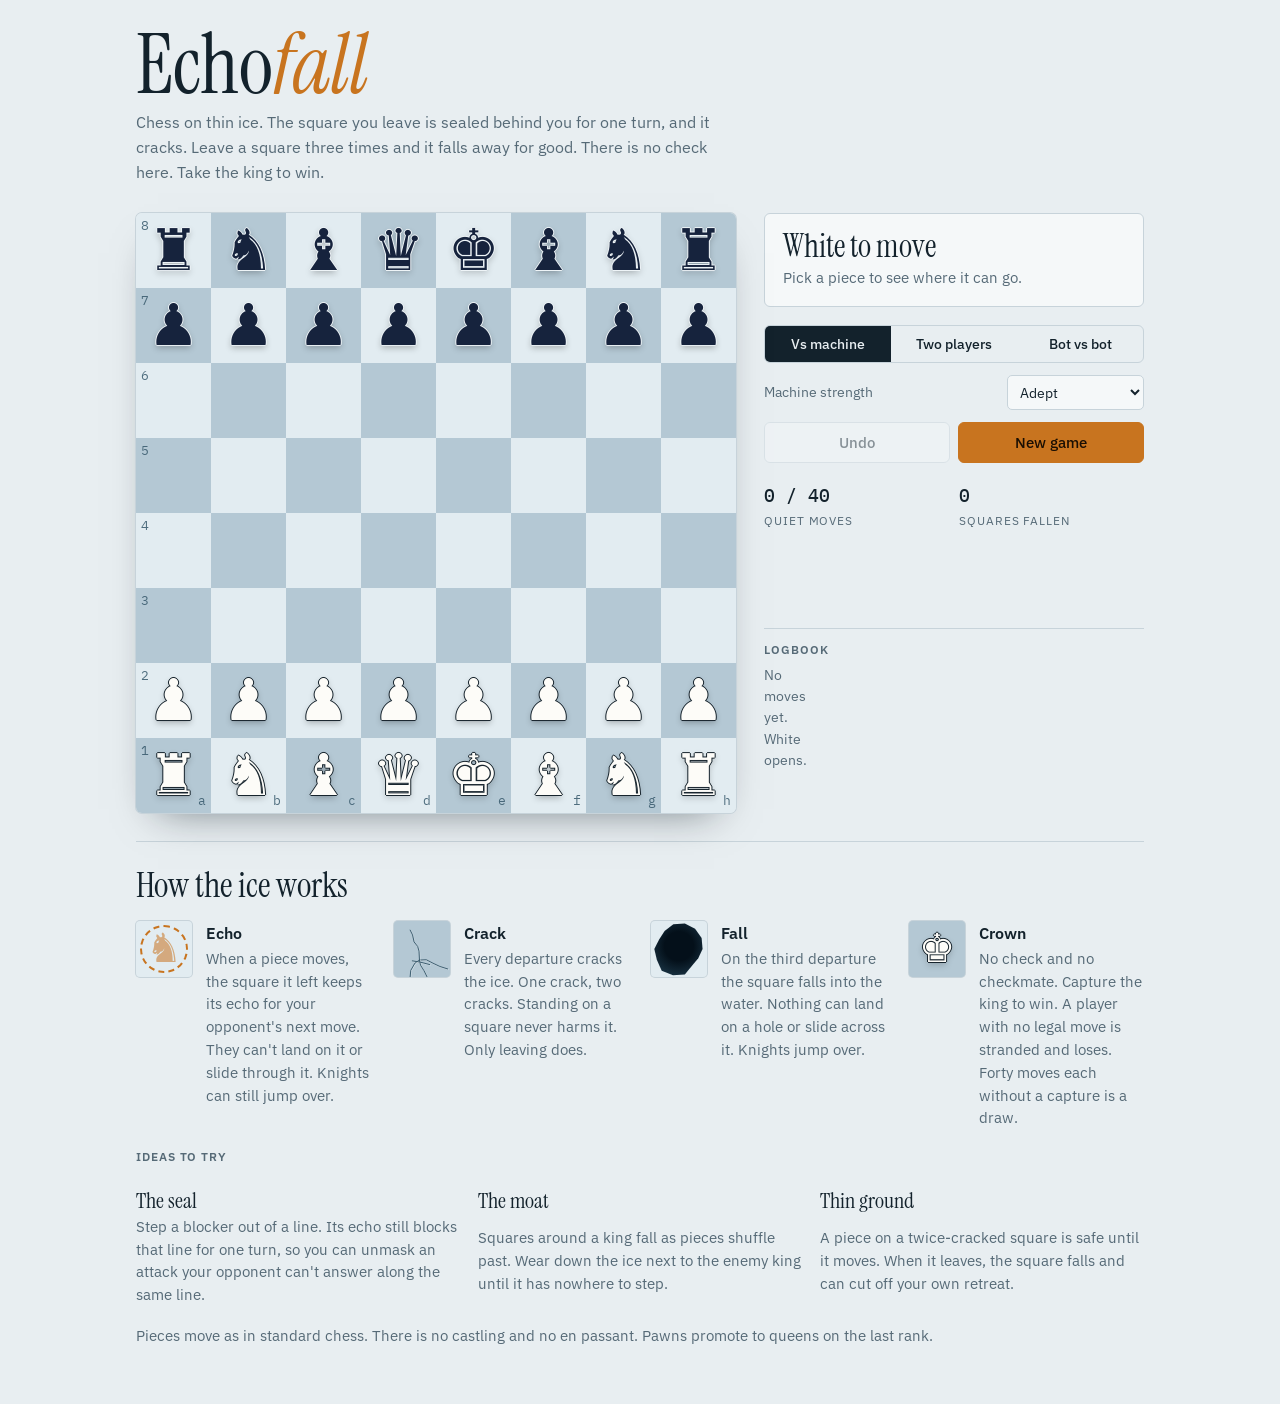
<file: web/index.html>
<!doctype html>
<html lang="en">
<head>
<meta charset="utf-8">
<meta name="viewport" content="width=device-width, initial-scale=1, viewport-fit=cover">
<style>[hidden]{display:none!important}body{margin:0}</style>
<title>Echofall</title>
<meta name="claude:viewport-fit-sides" content="cover">
<link rel="preconnect" href="https://fonts.googleapis.com">
<link rel="preconnect" href="https://fonts.gstatic.com" crossorigin>
<link rel="stylesheet" href="https://fonts.googleapis.com/css2?family=Instrument+Serif:ital@0;1&family=IBM+Plex+Sans:wght@400;500;600&family=IBM+Plex+Mono:wght@400;500&display=swap">
<style>
/* Layout: the frozen board is the hero on the left; a narrow logbook column sits to its right; the rules of the ice follow below. Stacks on phones. */
:root{
  --bg:#e8eef1; --surface:#f5f8f9; --ink:#13222c; --muted:#566a77; --line:#c7d3da;
  --ice-a:#e2ecf1; --ice-b:#b4c8d4; --crack:#36586b; --crack-hi:rgba(255,255,255,.75);
  --void:#04101a; --void-edge:#25475b; --echo:#c8741f; --select:#1f6585;
  --w-fill:#fdfcf8; --w-stroke:#17242d; --b-fill:#16233d; --b-stroke:#eef4f7;
  --danger:#b3362b;
  --display:"Instrument Serif", Georgia, "Times New Roman", serif;
  --body:"IBM Plex Sans", system-ui, -apple-system, "Segoe UI", sans-serif;
  --mono:"IBM Plex Mono", ui-monospace, Consolas, monospace;
  --glyph:"Segoe UI Symbol","Noto Sans Symbols 2","DejaVu Sans","Arial Unicode MS",serif;
}
@media (prefers-color-scheme: dark){
  :root:not([data-theme="light"]){
    --bg:#0a151c; --surface:#10202a; --ink:#e1ebf0; --muted:#8aa1ae; --line:#203642;
    --ice-a:#3d5a6b; --ice-b:#27404f; --crack:#a9cde0; --crack-hi:rgba(0,0,0,.35);
    --void:#010407; --void-edge:#3f6a82; --echo:#ef9d48; --select:#86cbe9;
    --w-fill:#fdfcf8; --w-stroke:#0b151b; --b-fill:#101a2e; --b-stroke:#cfe1ea;
    --danger:#ff7a6b; color-scheme:dark;
  }
}
:root[data-theme="dark"]{
  --bg:#0a151c; --surface:#10202a; --ink:#e1ebf0; --muted:#8aa1ae; --line:#203642;
  --ice-a:#3d5a6b; --ice-b:#27404f; --crack:#a9cde0; --crack-hi:rgba(0,0,0,.35);
  --void:#010407; --void-edge:#3f6a82; --echo:#ef9d48; --select:#86cbe9;
  --w-fill:#fdfcf8; --w-stroke:#0b151b; --b-fill:#101a2e; --b-stroke:#cfe1ea;
  --danger:#ff7a6b; color-scheme:dark;
}
*{box-sizing:border-box}
body{background:var(--bg);color:var(--ink);font-family:var(--body);font-size:15px;line-height:1.55}
.wrap{max-width:1040px;margin:0 auto;padding-block:28px 56px;padding-left:max(16px, env(safe-area-inset-left, 0px));padding-right:max(16px, env(safe-area-inset-right, 0px));display:grid;gap:28px}
.mast{display:grid;gap:6px}
.mast h1{font-family:var(--display);font-weight:400;font-size:clamp(3rem,9vw,5.2rem);line-height:.9;margin:0;letter-spacing:-.01em;text-wrap:balance}
.mast h1 em{color:var(--echo)}
.lede{margin:0;max-width:60ch;color:var(--muted);font-size:1.02rem}

.table{display:grid;grid-template-columns:minmax(0,600px) minmax(0,1fr);gap:28px;align-items:start}
@media (max-width:860px){.table{grid-template-columns:minmax(0,1fr)}}

/* Board */
.stage{min-width:0}
.board{width:100%;max-width:600px;aspect-ratio:1;display:grid;grid-template-columns:repeat(8,1fr);grid-template-rows:repeat(8,1fr);container-type:inline-size;border-radius:6px;overflow:hidden;box-shadow:0 0 0 1px var(--line),0 18px 40px -22px rgba(4,16,26,.55)}
.sq{position:relative;border:0;padding:0;margin:0;font:inherit;color:inherit;cursor:pointer;overflow:hidden;background:var(--ice-a);display:grid;place-items:center}
.sq.dark{background:var(--ice-b)}
.sq:focus-visible{outline:3px solid var(--select);outline-offset:-3px;z-index:2}
.sq svg{position:absolute;inset:0;width:100%;height:100%;pointer-events:none}
.sq svg path{fill:none;stroke-linecap:round;stroke-linejoin:round}
.sq svg .c{stroke:var(--crack);stroke-width:1.7}
.sq svg .h{stroke:var(--crack-hi);stroke-width:1;transform:translate(1px,1px)}
.sq.last::after{content:"";position:absolute;inset:0;background:var(--select);opacity:.14;pointer-events:none}
.sq.sel::after{content:"";position:absolute;inset:0;box-shadow:inset 0 0 0 3px var(--select);background:transparent;opacity:1;pointer-events:none}
.void{position:absolute;inset:0;background:radial-gradient(circle at 50% 45%,var(--void) 35%,var(--void-edge) 100%);pointer-events:none}
.hole{cursor:default}
.shard{position:absolute;inset:0;background:inherit;pointer-events:none;animation:fall .9s cubic-bezier(.5,0,.9,.4) forwards;z-index:3}
@keyframes fall{0%{transform:none;opacity:1}25%{transform:translate(1px,-1px) rotate(-2deg)}100%{transform:translateY(8%) scale(.25) rotate(14deg);opacity:0}}
.pc,.ghost{position:relative;z-index:2;font-family:var(--glyph);font-size:9.6cqi;line-height:1;pointer-events:none;user-select:none}
.pc.w{color:var(--w-fill);text-shadow:1px 0 0 var(--w-stroke),-1px 0 0 var(--w-stroke),0 1px 0 var(--w-stroke),0 -1px 0 var(--w-stroke),0 3px 6px rgba(0,0,0,.25)}
.pc.b{color:var(--b-fill);text-shadow:1px 0 0 var(--b-stroke),-1px 0 0 var(--b-stroke),0 1px 0 var(--b-stroke),0 -1px 0 var(--b-stroke),0 3px 6px rgba(0,0,0,.25)}
.ghost{color:var(--echo);opacity:.55;filter:blur(.3px)}
.sq.echo::before{content:"";position:absolute;inset:7%;border:2px dashed var(--echo);border-radius:50%;animation:pulse 1.6s ease-in-out infinite;pointer-events:none}
@keyframes pulse{50%{transform:scale(.88);opacity:.55}}
.dot{position:absolute;width:26%;height:26%;border-radius:50%;background:var(--select);opacity:.55;z-index:3;pointer-events:none}
.sq.cap .dot{width:88%;height:88%;background:transparent;border:3px solid var(--select);opacity:.8}
.rk,.fl{position:absolute;font-family:var(--mono);font-size:2.1cqi;color:var(--crack);opacity:.85;z-index:1;pointer-events:none}
.rk{top:4%;left:6%}.fl{bottom:3%;right:7%}
.board.lock .sq{cursor:wait}

/* Panel */
.panel{display:grid;gap:18px;min-width:0}
.status{background:var(--surface);border:1px solid var(--line);border-radius:6px;padding:16px 18px;display:grid;gap:4px}
.turn{margin:0;font-family:var(--display);font-size:2rem;line-height:1.05}
.turn.thinking{animation:breathe 1.2s ease-in-out infinite}
@keyframes breathe{50%{opacity:.45}}
.sub{margin:0;color:var(--muted);font-size:.92rem;min-height:1.5em}
.sub.alarm{color:var(--danger);font-weight:500}
.controls{display:grid;gap:12px}
.seg{display:grid;grid-template-columns:repeat(3,1fr);border:1px solid var(--line);border-radius:6px;overflow:hidden}
.seg button{border:0;background:transparent;color:var(--ink);font:500 .86rem var(--body);padding:9px 6px;cursor:pointer}
.seg button[aria-pressed="true"]{background:var(--ink);color:var(--bg)}
.field{display:flex;justify-content:space-between;align-items:center;gap:10px;font-size:.9rem;color:var(--muted)}
.field select{font:inherit;color:var(--ink);background:var(--surface);border:1px solid var(--line);border-radius:5px;padding:6px 8px}
.field[aria-disabled="true"]{opacity:.45}
.btns{display:grid;grid-template-columns:1fr 1fr;gap:8px}
.btns button{font:500 .92rem var(--body);padding:10px;border-radius:6px;border:1px solid var(--line);background:var(--surface);color:var(--ink);cursor:pointer}
.btns button.primary{background:var(--echo);border-color:var(--echo);color:#1a0f03}
button:focus-visible{outline:3px solid var(--select);outline-offset:2px}
.meters{display:grid;grid-template-columns:1fr 1fr;gap:10px}
.meter{display:grid;gap:2px}
.meter b{font-family:var(--mono);font-weight:500;font-size:1.15rem;font-variant-numeric:tabular-nums}
.meter span{font-size:.72rem;letter-spacing:.08em;text-transform:uppercase;color:var(--muted)}
.captured{display:grid;gap:4px;font-family:var(--glyph);font-size:1.3rem;line-height:1.1}
.captured div{min-height:1.4em;display:flex;flex-wrap:wrap;gap:2px}
.captured .w{color:var(--w-fill);text-shadow:1px 0 0 var(--w-stroke),-1px 0 0 var(--w-stroke),0 1px 0 var(--w-stroke),0 -1px 0 var(--w-stroke)}
.captured .b{color:var(--b-fill);text-shadow:1px 0 0 var(--b-stroke),-1px 0 0 var(--b-stroke),0 1px 0 var(--b-stroke),0 -1px 0 var(--b-stroke)}
.logwrap{border-top:1px solid var(--line);padding-top:12px}
.logwrap h3,.rules h3{margin:0 0 6px;font-size:.72rem;letter-spacing:.08em;text-transform:uppercase;color:var(--muted);font-weight:600}
.log{margin:0;padding:0;list-style:none;font-family:var(--mono);font-size:.86rem;max-height:220px;overflow-y:auto;display:grid;grid-template-columns:2.6em 1fr 1fr;row-gap:2px;font-variant-numeric:tabular-nums}
.log li{display:contents}
.log .n{color:var(--muted)}
.log .fell{color:var(--echo)}
.log .empty{grid-column:1/-1;color:var(--muted);font-family:var(--body)}

/* Bot vs bot */
.botcfg{display:grid;gap:10px;padding:14px;border:1px dashed var(--line);border-radius:6px}
.btns button:disabled{opacity:.45;cursor:default}
.match{display:grid;gap:10px}
.verdict{margin:0;font-family:var(--display);font-size:1.4rem;line-height:1.15;text-wrap:balance}
.series{display:grid;gap:8px;border-top:1px solid var(--line);padding-top:12px}
.series h3{margin:0;font-size:.72rem;letter-spacing:.08em;text-transform:uppercase;color:var(--muted);font-weight:600}
.series .vs{margin:0;font-size:.9rem;color:var(--muted)}
.tally{display:flex;height:30px;border-radius:5px;overflow:hidden;border:1px solid var(--line);background:var(--surface)}
.tally span{display:grid;place-items:center;font-family:var(--mono);font-size:.8rem;min-width:0;overflow:hidden;transition:flex-grow .3s}
.tally .tw{background:var(--w-fill);color:var(--w-stroke)}
.tally .td{background:var(--line);color:var(--ink)}
.tally .tb{background:var(--b-fill);color:var(--b-stroke)}
.series dl{margin:0;display:grid;grid-template-columns:auto 1fr;gap:2px 12px;font-size:.88rem}
.series dt{color:var(--muted)}
.series dd{margin:0;font-family:var(--mono);font-variant-numeric:tabular-nums}

/* Rules */
.rules{display:grid;gap:18px;border-top:1px solid var(--line);padding-top:26px}
.rules h2{font-family:var(--display);font-weight:400;font-size:2.2rem;margin:0;line-height:1}
.law{display:grid;grid-template-columns:repeat(auto-fit,minmax(220px,1fr));gap:22px}
.law article{display:grid;grid-template-columns:56px minmax(0,1fr);gap:14px;align-items:start}
.law p{margin:0;color:var(--muted);font-size:.92rem}
.law h4{margin:0 0 2px;font-size:1rem;font-weight:600;color:var(--ink)}
.tile{width:56px;height:56px;border-radius:4px;container-type:inline-size;box-shadow:0 0 0 1px var(--line);cursor:default}
.tile .pc,.tile .ghost{font-size:72cqi}
.tactics{margin:0;padding:0;list-style:none;display:grid;grid-template-columns:repeat(auto-fit,minmax(240px,1fr));gap:18px}
.tactics li{display:grid;gap:2px;font-size:.92rem;color:var(--muted)}
.tactics b{color:var(--ink);font-family:var(--display);font-weight:400;font-size:1.35rem;line-height:1.1}
@media (prefers-reduced-motion: reduce){.sq.echo::before,.turn.thinking{animation:none}.shard{animation-duration:.01s}}
</style>

<div class="wrap">
  <header class="mast">
    <h1>Echo<em>fall</em></h1>
    <p class="lede">Chess on thin ice. The square you leave is sealed behind you for one turn, and it cracks. Leave a square three times and it falls away for good. There is no check here. Take the king to win.</p>
  </header>

  <main class="table">
    <section class="stage">
      <div class="board" id="board" aria-label="Echofall board"></div>
    </section>

    <aside class="panel">
      <div class="status">
        <p class="turn" id="turn">White to move</p>
        <p class="sub" id="sub"></p>
      </div>
      <div class="controls">
        <div class="seg" role="group" aria-label="Opponent">
          <button id="m-ai" aria-pressed="true">Vs machine</button>
          <button id="m-duo" aria-pressed="false">Two players</button>
          <button id="m-bots" aria-pressed="false">Bot vs bot</button>
        </div>
        <label class="field" id="diff-field" for="diff">Machine strength
          <select id="diff">
            <option value="1">Apprentice</option>
            <option value="2" selected>Adept</option>
            <option value="3">Master (slower)</option>
          </select>
        </label>
        <div class="btns">
          <button id="undo">Undo</button>
          <button id="new" class="primary">New game</button>
        </div>
      </div>
      <div class="botcfg" id="botcfg" hidden>
        <label class="field" for="w-bot">White bot
          <select id="w-bot"><option value="1">Apprentice</option><option value="2">Adept</option><option value="3" selected>Master</option></select>
        </label>
        <label class="field" for="b-bot">Black bot
          <select id="b-bot"><option value="1">Apprentice</option><option value="2" selected>Adept</option><option value="3">Master</option></select>
        </label>
        <label class="field" for="speed">Speed
          <select id="speed"><option value="900">Slow</option><option value="350" selected>Normal</option><option value="80">Fast</option><option value="0">Instant</option></select>
        </label>
        <div class="btns"><button id="go" class="primary">Start match</button><button id="run-series">Run series</button></div>
        <label class="field" for="series-n">Series length
          <select id="series-n"><option value="5">5 games</option><option value="10" selected>10 games</option><option value="25">25 games</option></select>
        </label>
      </div>
      <div class="match" id="match" hidden>
        <p class="verdict" id="verdict">Pick two bots and start the match.</p>
        <div class="meters">
          <div class="meter"><b id="m-time">0.0 s</b><span>Match clock</span></div>
          <div class="meter"><b id="m-moves">0</b><span>Moves</span></div>
          <div class="meter"><b id="m-tw">0.0 s</b><span>White thinking</span></div>
          <div class="meter"><b id="m-tb">0.0 s</b><span>Black thinking</span></div>
        </div>
      </div>
      <div class="series" id="series-box" hidden>
        <h3 id="series-title">Series</h3>
        <p class="vs" id="series-vs"></p>
        <div class="tally" aria-label="Series results"><span class="tw" id="t-w"></span><span class="td" id="t-d"></span><span class="tb" id="t-b"></span></div>
        <dl>
          <dt>Score</dt><dd id="s-score"></dd>
          <dt>Average game</dt><dd id="s-avg"></dd>
          <dt>Fastest win</dt><dd id="s-fast"></dd>
        </dl>
      </div>
      <div class="meters">
        <div class="meter"><b id="quiet">0 / 40</b><span>Quiet moves</span></div>
        <div class="meter"><b id="holes">0</b><span>Squares fallen</span></div>
      </div>
      <div class="captured" aria-label="Captured pieces">
        <div id="cap-b"></div>
        <div id="cap-w"></div>
      </div>
      <div class="logwrap">
        <h3>Logbook</h3>
        <ol class="log" id="log"></ol>
      </div>
    </aside>
  </main>

  <section class="rules">
    <h2>How the ice works</h2>
    <div class="law">
      <article>
        <div class="tile sq light echo" id="t-echo"></div>
        <div><h4>Echo</h4><p>When a piece moves, the square it left keeps its echo for your opponent's next move. They can't land on it or slide through it. Knights can still jump over.</p></div>
      </article>
      <article>
        <div class="tile sq dark" id="t-crack"></div>
        <div><h4>Crack</h4><p>Every departure cracks the ice. One crack, two cracks. Standing on a square never harms it. Only leaving does.</p></div>
      </article>
      <article>
        <div class="tile sq light hole" id="t-hole"></div>
        <div><h4>Fall</h4><p>On the third departure the square falls into the water. Nothing can land on a hole or slide across it. Knights jump over.</p></div>
      </article>
      <article>
        <div class="tile sq dark" id="t-king"></div>
        <div><h4>Crown</h4><p>No check and no checkmate. Capture the king to win. A player with no legal move is stranded and loses. Forty moves each without a capture is a draw.</p></div>
      </article>
    </div>
    <h3>Ideas to try</h3>
    <ul class="tactics">
      <li><b>The seal</b>Step a blocker out of a line. Its echo still blocks that line for one turn, so you can unmask an attack your opponent can't answer along the same line.</li>
      <li><b>The moat</b>Squares around a king fall as pieces shuffle past. Wear down the ice next to the enemy king until it has nowhere to step.</li>
      <li><b>Thin ground</b>A piece on a twice-cracked square is safe until it moves. When it leaves, the square falls and can cut off your own retreat.</li>
    </ul>
    <p class="sub">Pieces move as in standard chess. There is no castling and no en passant. Pawns promote to queens on the last rank.</p>
  </section>
</div>

<script>
const FILES = 'abcdefgh';
const VAL = {p:100, n:300, b:320, r:500, q:900, k:20000};
const GLYPH = {k:'♚', q:'♛', r:'♜', b:'♝', n:'♞', p:'♟'};
const KN = [[-2,-1],[-2,1],[-1,-2],[-1,2],[1,-2],[1,2],[2,-1],[2,1]];
const KG = [[-1,-1],[-1,0],[-1,1],[0,-1],[0,1],[1,-1],[1,0],[1,1]];
const DIAG = [[-1,-1],[-1,1],[1,-1],[1,1]], ORTH = [[-1,0],[1,0],[0,-1],[0,1]];
const WIN = 1e6;

// ---------- rules engine ----------
function initial() {
  const b = Array(64).fill(null), back = 'rnbqkbnr';
  for (let c = 0; c < 8; c++) {
    b[c] = {t:back[c], c:'b'}; b[8+c] = {t:'p', c:'b'};
    b[48+c] = {t:'p', c:'w'}; b[56+c] = {t:back[c], c:'w'};
  }
  return {board:b, cracks:Array(64).fill(0), echo:-1, echoPiece:null, turn:'w', clock:0, last:null, winner:null, reason:null};
}
const other = s => s === 'w' ? 'b' : 'w';
const blocked = (st, s) => st.cracks[s] >= 3 || s === st.echo;

function gen(st) {
  const side = st.turn, B = st.board, out = [];
  const add = (from, to, pt, cap, promo) => out.push({from, to, pt, cap, promo});
  for (let s = 0; s < 64; s++) {
    const p = B[s]; if (!p || p.c !== side) continue;
    const r = s >> 3, c = s & 7;
    if (p.t === 'p') {
      const d = side === 'w' ? -1 : 1, r1 = r + d;
      if (r1 < 0 || r1 > 7) continue;
      const promo = r1 === 0 || r1 === 7, t = r1 * 8 + c;
      if (!B[t] && !blocked(st, t)) {
        add(s, t, 'p', null, promo);
        if (r === (side === 'w' ? 6 : 1)) {
          const t2 = (r + 2 * d) * 8 + c;
          if (!B[t2] && !blocked(st, t2)) add(s, t2, 'p', null, false);
        }
      }
      for (const dc of [-1, 1]) {
        const cc = c + dc; if (cc < 0 || cc > 7) continue;
        const tt = r1 * 8 + cc, q = B[tt];
        if (q && q.c !== side) add(s, tt, 'p', q.t, promo);
      }
    } else if (p.t === 'n' || p.t === 'k') {
      for (const [dr, dc] of (p.t === 'n' ? KN : KG)) {
        const rr = r + dr, cc = c + dc; if (rr < 0 || rr > 7 || cc < 0 || cc > 7) continue;
        const t = rr * 8 + cc, q = B[t];
        if ((q && q.c === side) || blocked(st, t)) continue;
        add(s, t, p.t, q ? q.t : null, false);
      }
    } else {
      const dirs = p.t === 'b' ? DIAG : p.t === 'r' ? ORTH : DIAG.concat(ORTH);
      for (const [dr, dc] of dirs) {
        let rr = r + dr, cc = c + dc;
        while (rr >= 0 && rr < 8 && cc >= 0 && cc < 8) {
          const t = rr * 8 + cc;
          if (blocked(st, t)) break;
          const q = B[t];
          if (q) { if (q.c !== side) add(s, t, p.t, q.t, false); break; }
          add(s, t, p.t, null, false);
          rr += dr; cc += dc;
        }
      }
    }
  }
  return out;
}

function apply(st, m) {
  const B = st.board.slice(), K = st.cracks.slice();
  const p = B[m.from], cap = B[m.to];
  B[m.to] = m.promo ? {t:'q', c:p.c} : p;
  B[m.from] = null;
  K[m.from] = Math.min(3, K[m.from] + 1);
  const fell = K[m.from] === 3;
  const ns = {board:B, cracks:K, echo: fell ? -1 : m.from, echoPiece: fell ? null : p,
    turn: other(st.turn), clock: cap ? 0 : st.clock + 1, last:{from:m.from, to:m.to, fell}, winner:null, reason:null};
  if (cap && cap.t === 'k') { ns.winner = st.turn; ns.reason = 'king'; }
  else if (ns.clock >= 80) { ns.winner = 'draw'; ns.reason = 'clock'; }
  return ns;
}

// Called after a real move: settles the stranded rule, which the search handles on its own.
function settle(st) {
  if (!st.winner && gen(st).length === 0) { st.winner = other(st.turn); st.reason = 'stranded'; }
  return st;
}

// ---------- machine opponent ----------
function evaluate(st) {
  let s = 0;
  for (let i = 0; i < 64; i++) {
    const p = st.board[i]; if (!p) continue;
    const r = i >> 3, c = i & 7;
    const cent = 3.5 - Math.max(Math.abs(r - 3.5), Math.abs(c - 3.5));
    let v = VAL[p.t];
    if (p.t === 'n' || p.t === 'b') v += cent * 8;
    else if (p.t === 'q') v += cent * 3;
    else if (p.t === 'p') v += (p.c === 'w' ? 6 - r : r - 1) * 9 + cent * 3;
    else if (p.t === 'k') {
      let room = 0;
      for (const [dr, dc] of KG) {
        const rr = r + dr, cc = c + dc;
        if (rr >= 0 && rr < 8 && cc >= 0 && cc < 8 && st.cracks[rr * 8 + cc] < 3) room++;
      }
      v += room * 7 - cent * 3;
    }
    if (p.t !== 'k' && st.cracks[i] === 2) v -= 6;
    s += p.c === st.turn ? v : -v;
  }
  return s;
}
const moveScore = m => (m.cap ? VAL[m.cap] * 10 - VAL[m.pt] / 10 : 0) + (m.promo ? 8000 : 0);
const order = ms => ms.sort((a, b) => moveScore(b) - moveScore(a));

function quiesce(st, alpha, beta, d) {
  if (st.winner) return st.winner === 'draw' ? 0 : -WIN;
  const stand = evaluate(st);
  if (d === 0 || stand >= beta) return stand;
  if (stand > alpha) alpha = stand;
  const ms = order(gen(st).filter(m => m.cap || m.promo));
  for (const m of ms) {
    const v = -quiesce(apply(st, m), -beta, -alpha, d - 1);
    if (v >= beta) return v;
    if (v > alpha) alpha = v;
  }
  return alpha;
}
function negamax(st, depth, alpha, beta) {
  if (st.winner) return st.winner === 'draw' ? 0 : -(WIN + depth);
  if (depth === 0) return quiesce(st, alpha, beta, 4);
  const ms = gen(st);
  if (!ms.length) return -(WIN + depth);
  order(ms);
  let best = -Infinity;
  for (const m of ms) {
    const v = -negamax(apply(st, m), depth - 1, -beta, -alpha);
    if (v > best) best = v;
    if (v > alpha) alpha = v;
    if (alpha >= beta) break;
  }
  return best;
}
function pickMove(st, depth) {
  const ms = order(gen(st));
  let best = -Infinity; const res = [];
  for (const m of ms) {
    const floor = best === -Infinity ? -Infinity : best - 15;
    const v = -negamax(apply(st, m), depth - 1, -Infinity, -floor);
    res.push([v, m]);
    if (v > best) best = v;
  }
  const pool = res.filter(([v]) => v >= best - 10);
  return pool[Math.floor(Math.random() * pool.length)][1];
}

// ---------- ice art ----------
function rng(seed) {
  return () => { seed |= 0; seed = seed + 0x6D2B79F5 | 0; let t = Math.imul(seed ^ seed >>> 15, 1 | seed);
    t = t + Math.imul(t ^ t >>> 7, 61 | t) ^ t; return ((t ^ t >>> 14) >>> 0) / 4294967296; };
}
function arm(R, x, y, ang, steps) {
  let d = `M${x.toFixed(1)} ${y.toFixed(1)}`;
  for (let k = 0; k < steps; k++) {
    ang += (R() - .5) * 1.1; const len = 7 + R() * 11;
    x += Math.cos(ang) * len; y += Math.sin(ang) * len;
    d += ` L${x.toFixed(1)} ${y.toFixed(1)}`;
  }
  return d;
}
const svg = paths => `<svg viewBox="0 0 100 100" preserveAspectRatio="none" aria-hidden="true">${paths.map(p => `<path class="h" d="${p}"/><path class="c" d="${p}"/>`).join('')}</svg>`;
const CRACKS = [], HOLES = [];
for (let i = 0; i < 64; i++) {
  const R = rng(i * 9973 + 17);
  const x = 30 + R() * 40, y = 30 + R() * 40, a = R() * Math.PI * 2;
  const one = [arm(R, x, y, a, 5), arm(R, x, y, a + Math.PI, 4)];
  const two = one.concat([arm(R, x, y, a + 1.9, 5), arm(R, x, y, a - 1.6, 4), arm(R, 20 + R() * 60, 20 + R() * 60, R() * 6.3, 3)]);
  CRACKS.push([svg(one), svg(two)]);
  const pts = [];
  for (let k = 0; k < 14; k++) {
    const ang = k / 14 * Math.PI * 2, rad = 37 + R() * 13;
    pts.push(`${Math.max(1, Math.min(99, 50 + Math.cos(ang) * rad)).toFixed(1)}% ${Math.max(1, Math.min(99, 50 + Math.sin(ang) * rad)).toFixed(1)}%`);
  }
  HOLES.push(`polygon(${pts.join(',')})`);
}

// ---------- interface ----------
const $ = id => document.getElementById(id);
const boardEl = $('board'), sqEls = [];
const sqName = i => FILES[i & 7] + (8 - (i >> 3));
const sideName = s => s === 'w' ? 'White' : 'Black';
const PNAME = {k:'king', q:'queen', r:'rook', b:'bishop', n:'knight', p:'pawn'};

let G, hist, log, mode = 'ai', diff = 2, sel = -1, thinking = false, fallAnim = -1, timer = null;

for (let i = 0; i < 64; i++) {
  const b = document.createElement('button');
  b.type = 'button';
  b.addEventListener('click', () => onSquare(i));
  boardEl.appendChild(b); sqEls.push(b);
}

function san(st, m, ns) {
  let s = m.pt === 'p' ? (m.cap ? FILES[m.from & 7] : '') : m.pt.toUpperCase();
  s += (m.cap ? 'x' : '') + sqName(m.to) + (m.promo ? '=Q' : '');
  if (m.cap === 'k') s += '#';
  return {text:s, fell:ns.last.fell};
}

function play(m) {
  const ns = settle(apply(G, m));
  hist.push(G); log.push(san(G, m, ns));
  if (ns.last.fell) fallAnim = m.from;
  G = ns; sel = -1;
  if (!G.winner && hist.length >= MAX_PLY) { G.winner = 'draw'; G.reason = 'cap'; }
  render();
  if (G.winner) { if (mode === 'bots') endMatch(); return; }
  if (mode === 'ai' && G.turn === 'b') {
    thinking = true; render();
    timer = setTimeout(() => {
      const mv = pickMove(G, diff);
      thinking = false; timer = null;
      play(mv);
    }, 260);
  }
  if (mode === 'bots' && running) timer = setTimeout(botStep, speed);
}

// ---------- bot vs bot ----------
const MAX_PLY = 400; // safety cap: 200 moves each side ends a bot match as a draw
const LV = {1:'Apprentice', 2:'Adept', 3:'Master'};
let wBot = 3, bBot = 2, matchLv = {w:3, b:2}, speed = 350, running = false, elapsed = 0, runStart = 0, think = {w:0, b:0}, clockTick = null;
let seriesRun = null, lastSeries = null;
const matchTime = () => elapsed + (running ? performance.now() - runStart : 0);
const secs = ms => (ms / 1000).toFixed(1) + ' s';

function botStep() {
  timer = null;
  if (mode !== 'bots' || !running || G.winner) return;
  const side = G.turn, t0 = performance.now();
  const mv = pickMove(G, matchLv[side]);
  think[side] += performance.now() - t0;
  play(mv);
}
function pauseMatch() {
  if (!running) return;
  elapsed += performance.now() - runStart; running = false;
  clearTimeout(timer); timer = null; clearInterval(clockTick);
}
function endMatch() { pauseMatch(); render(); }
function toggleMatch() {
  if (seriesRun) return;
  if (running) { pauseMatch(); render(); return; }
  if (G.winner) newGame();
  if (!hist.length) matchLv = {w:wBot, b:bBot};
  running = true; runStart = performance.now();
  clockTick = setInterval(renderMatch, 100);
  render(); botStep();
}
function renderMatch() {
  $('m-time').textContent = secs(matchTime());
  $('m-moves').textContent = Math.ceil(hist.length / 2);
  $('m-tw').textContent = secs(think.w);
  $('m-tb').textContent = secs(think.b);
  const v = $('verdict');
  if (G.winner === 'draw') v.textContent = `Draw after ${Math.ceil(hist.length / 2)} moves, ${secs(matchTime())}.`;
  else if (G.winner) v.textContent = `${sideName(G.winner)} bot (${LV[matchLv[G.winner]]}) wins in ${Math.ceil(hist.length / 2)} moves, ${secs(matchTime())}.`;
  else if (running) v.textContent = `${LV[wBot]} vs ${LV[bBot]}. Match running.`;
  else v.textContent = hist.length ? 'Paused.' : 'Pick two bots and start the match.';
  $('go').textContent = running ? 'Pause' : G.winner ? 'New match' : hist.length ? 'Resume' : 'Start match';
  $('go').disabled = !!seriesRun;
  $('run-series').textContent = seriesRun ? 'Stop series' : 'Run series';
}

// Plays whole games off-screen, a few moves per tick so the page stays responsive.
function runSeries() {
  if (seriesRun) { seriesRun.stop = true; return; }
  pauseMatch();
  const S = seriesRun = {n:+$('series-n').value, done:0, w:0, b:0, d:0, moves:0, ms:0, fastest:null, stop:false, wl:wBot, bl:bBot, cur:null};
  const tick = () => {
    if (S.stop || S.done >= S.n) { seriesRun = null; lastSeries = S; render(); renderSeries(S); return; }
    if (!S.cur) S.cur = {st:initial(), ply:0, ms:0};
    const c = S.cur, t0 = performance.now();
    while (!c.st.winner && c.ply < MAX_PLY && performance.now() - t0 < 40) {
      c.st = settle(apply(c.st, pickMove(c.st, c.st.turn === 'w' ? S.wl : S.bl))); c.ply++;
    }
    c.ms += performance.now() - t0;
    if (c.st.winner || c.ply >= MAX_PLY) {
      const w = c.st.winner && c.st.winner !== 'draw' ? c.st.winner : 'd';
      S[w]++; S.done++; S.moves += Math.ceil(c.ply / 2); S.ms += c.ms;
      if (w !== 'd' && (!S.fastest || c.ply < S.fastest.ply)) S.fastest = {side:w, ply:c.ply, ms:c.ms};
      S.cur = null;
    }
    renderSeries(S);
    setTimeout(tick, 0);
  };
  render(); renderSeries(S); setTimeout(tick, 0);
}
function renderSeries(S) {
  if (!S) return;
  $('series-box').hidden = mode !== 'bots';
  $('series-title').textContent = seriesRun === S ? `Series: game ${Math.min(S.done + 1, S.n)} of ${S.n}` : `Series: ${S.done} game${S.done === 1 ? '' : 's'} played`;
  $('series-vs').textContent = `White ${LV[S.wl]} vs Black ${LV[S.bl]}`;
  for (const [id, k, label] of [['t-w', 'w', 'W'], ['t-d', 'd', 'D'], ['t-b', 'b', 'B']]) {
    const el = $(id); el.style.flexGrow = S[k]; el.style.display = S[k] ? '' : 'none'; el.textContent = `${label} ${S[k]}`;
  }
  $('s-score').textContent = `White ${S.w} · Draws ${S.d} · Black ${S.b}`;
  $('s-avg').textContent = S.done ? `${(S.moves / S.done).toFixed(1)} moves, ${secs(S.ms / S.done)}` : '…';
  $('s-fast').textContent = S.fastest ? `${sideName(S.fastest.side)} in ${Math.ceil(S.fastest.ply / 2)} moves, ${secs(S.fastest.ms)}` : 'none yet';
}

function onSquare(i) {
  if (mode === 'bots') return;
  if (G.winner || thinking) return;
  if (mode === 'ai' && G.turn !== 'w') return;
  if (sel >= 0) {
    const m = gen(G).find(x => x.from === sel && x.to === i);
    if (m) return play(m);
  }
  const p = G.board[i];
  sel = (p && p.c === G.turn && i !== sel) ? i : -1;
  render();
}

function kingAttacked(side) {
  const probe = {...G, turn:other(side), echo:-1};
  return gen(probe).some(m => m.cap === 'k');
}

function render() {
  const legal = sel >= 0 ? gen(G).filter(m => m.from === sel) : [];
  const tgt = new Map(legal.map(m => [m.to, m]));
  boardEl.classList.toggle('lock', thinking);
  for (let i = 0; i < 64; i++) {
    const el = sqEls[i], p = G.board[i], k = G.cracks[i];
    let cls = 'sq ' + (((i >> 3) + (i & 7)) % 2 ? 'dark' : 'light');
    if (k >= 3) cls += ' hole';
    if (G.last && (G.last.from === i || G.last.to === i)) cls += ' last';
    if (i === sel) cls += ' sel';
    if (tgt.has(i)) cls += tgt.get(i).cap ? ' cap' : ' move';
    if (i === G.echo) cls += ' echo';
    let h = '';
    if (k >= 3) {
      h += `<span class="void" style="clip-path:${HOLES[i]}"></span>`;
      if (i === fallAnim) h += `<span class="shard">${CRACKS[i][1]}</span>`;
    } else if (k > 0) h += CRACKS[i][k - 1];
    if (i === G.echo && G.echoPiece) h += `<span class="ghost">${GLYPH[G.echoPiece.t]}︎</span>`;
    if (p) h += `<span class="pc ${p.c}">${GLYPH[p.t]}︎</span>`;
    if (tgt.has(i)) h += '<span class="dot"></span>';
    if ((i & 7) === 0) h += `<span class="rk">${8 - (i >> 3)}</span>`;
    if ((i >> 3) === 7) h += `<span class="fl">${FILES[i & 7]}</span>`;
    el.className = cls; el.innerHTML = h;
    let label = sqName(i) + (p ? `, ${sideName(p.c).toLowerCase()} ${PNAME[p.t]}` : '');
    if (k >= 3) label += ', fallen'; else if (k) label += `, ${k} crack${k > 1 ? 's' : ''}`;
    if (i === G.echo) label += ', sealed';
    el.setAttribute('aria-label', label);
  }
  fallAnim = -1;

  const turn = $('turn'), sub = $('sub');
  turn.classList.toggle('thinking', thinking);
  sub.classList.remove('alarm');
  if (G.winner) {
    if (G.winner === 'draw') { turn.textContent = 'Draw'; sub.textContent = G.reason === 'cap' ? 'The match reached 200 moves each.' : 'Forty moves each passed without a capture.'; }
    else {
      turn.textContent = `${sideName(G.winner)} wins`;
      sub.textContent = G.reason === 'king' ? `${sideName(G.winner)} captured the king.` : `${sideName(other(G.winner))} has no legal move and is stranded.`;
    }
  } else if (mode === 'bots') {
    turn.textContent = `${sideName(G.turn)} bot to move`;
    sub.textContent = `${LV[hist.length ? matchLv[G.turn] : (G.turn === 'w' ? wBot : bBot)]}. ` + (G.echo >= 0 ? `${sqName(G.echo)} is sealed for this move.` : hist.length ? 'No echo this turn. The square fell.' : 'Press Start match.');
  } else if (thinking) {
    turn.textContent = 'Black is thinking'; sub.textContent = 'Reading the ice.';
  } else {
    turn.textContent = `${sideName(G.turn)} to move`;
    if (kingAttacked(G.turn)) { sub.textContent = 'Your king can be captured next move.'; sub.classList.add('alarm'); }
    else sub.textContent = G.echo >= 0 ? `${sqName(G.echo)} is sealed for this move.` : (hist.length ? 'No echo this turn. The square fell.' : 'Pick a piece to see where it can go.');
  }

  $('quiet').textContent = `${Math.floor(G.clock / 2)} / 40`;
  $('holes').textContent = G.cracks.filter(k => k >= 3).length;

  const start = {p:8, n:2, b:2, r:2, q:1};
  for (const side of ['w', 'b']) {
    const have = {p:0, n:0, b:0, r:0, q:0};
    G.board.forEach(p => { if (p && p.c === side && p.t !== 'k') have[p.t]++; });
    let s = '';
    for (const t of ['q', 'r', 'b', 'n', 'p']) for (let n = Math.max(0, start[t] - have[t]); n > 0; n--) s += `<span class="${side}">${GLYPH[t]}︎</span>`;
    $('cap-' + side).innerHTML = s;
  }

  const lg = $('log');
  if (!log.length) lg.innerHTML = '<li class="empty">No moves yet. White opens.</li>';
  else {
    let h = '';
    const cell = e => e ? `<span class="${e.fell ? 'fell' : ''}">${e.text}${e.fell ? ' ↓' : ''}</span>` : '<span></span>';
    for (let i = 0; i < log.length; i += 2) h += `<li><span class="n">${i / 2 + 1}.</span>${cell(log[i])}${cell(log[i + 1])}</li>`;
    lg.innerHTML = h; lg.scrollTop = lg.scrollHeight;
  }

  $('m-ai').setAttribute('aria-pressed', mode === 'ai');
  $('m-duo').setAttribute('aria-pressed', mode === 'duo');
  $('m-bots').setAttribute('aria-pressed', mode === 'bots');
  $('diff-field').setAttribute('aria-disabled', mode !== 'ai');
  $('diff-field').hidden = mode === 'bots';
  $('diff').disabled = mode !== 'ai';
  $('undo').disabled = !hist.length || thinking || mode === 'bots';
  $('botcfg').hidden = $('match').hidden = mode !== 'bots';
  $('series-box').hidden = mode !== 'bots' || !(seriesRun || lastSeries);
  if (mode === 'bots') { renderMatch(); renderSeries(seriesRun || lastSeries); }
}

function newGame() {
  if (timer) { clearTimeout(timer); timer = null; }
  pauseMatch(); elapsed = 0; think = {w:0, b:0};
  G = initial(); hist = []; log = []; sel = -1; thinking = false;
  render();
}
function setMode(m) {
  if (mode === m) return;
  if (seriesRun) seriesRun.stop = true;
  mode = m; newGame();
}
$('new').addEventListener('click', newGame);
$('undo').addEventListener('click', () => {
  if (thinking || !hist.length) return;
  const steps = mode === 'ai' ? (G.turn === 'w' && hist.length >= 2 ? 2 : 1) : 1;
  for (let k = 0; k < steps && hist.length; k++) { G = hist.pop(); log.pop(); }
  sel = -1; render();
});
$('m-ai').addEventListener('click', () => setMode('ai'));
$('m-duo').addEventListener('click', () => setMode('duo'));
$('m-bots').addEventListener('click', () => setMode('bots'));
$('diff').addEventListener('change', e => { diff = +e.target.value; });
$('w-bot').addEventListener('change', e => { wBot = +e.target.value; render(); });
$('b-bot').addEventListener('change', e => { bBot = +e.target.value; render(); });
$('speed').addEventListener('change', e => { speed = +e.target.value; });
$('go').addEventListener('click', toggleMatch);
$('run-series').addEventListener('click', runSeries);

// Legend tiles reuse the board's own art.
$('t-echo').innerHTML = `<span class="ghost">${GLYPH.n}︎</span>`;
$('t-crack').innerHTML = CRACKS[27][1];
$('t-hole').innerHTML = `<span class="void" style="clip-path:${HOLES[12]}"></span>`;
$('t-king').innerHTML = `<span class="pc w">${GLYPH.k}︎</span>`;

function start(data) {
  if (data && data.G) {
    ({G, hist, log, mode, diff} = data);
    $('diff').value = diff; sel = -1; thinking = false; render();
    if (mode === 'ai' && !G.winner && G.turn === 'b') { const g = G; G = hist.pop(); log.pop(); play(gen(G).find(m => m.from === g.last.from && m.to === g.last.to) || pickMove(G, 1)); }
  } else newGame();
}
window.claude?.hot?.snapshot?.(() => ({G, hist, log, mode, diff}));
window.claude?.hot?.ready ? window.claude.hot.ready(start) : start(window.claude?.hot?.data ?? {});
</script>

</html>
</file>
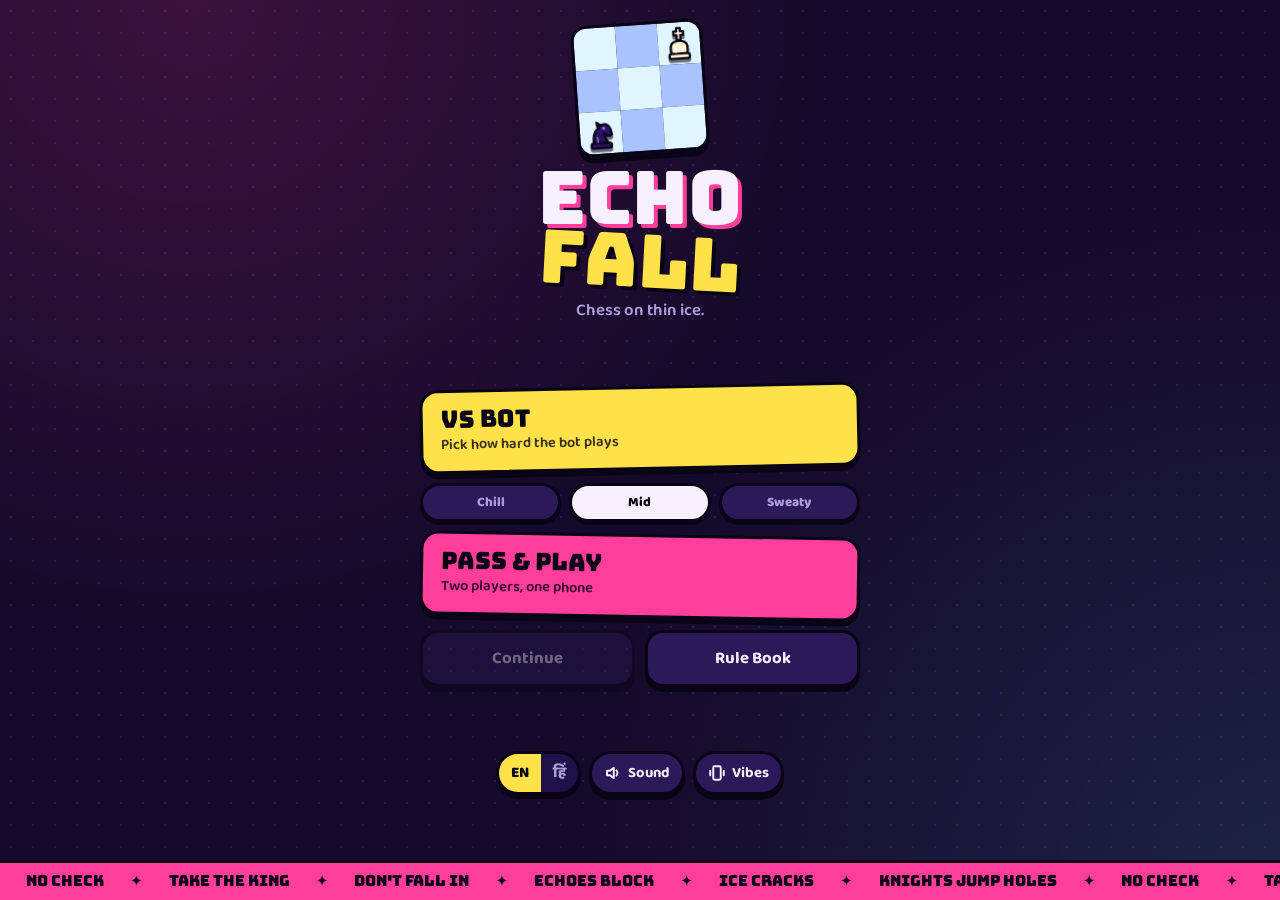
<file: www/index.html>
<!doctype html>
<html lang="en">
<head>
<meta charset="utf-8">
<meta name="viewport" content="width=device-width,initial-scale=1,maximum-scale=1,user-scalable=no,viewport-fit=cover">
<title>Echofall</title>
<link rel="stylesheet" href="style.css">
</head>
<body>
<div id="app">

  <section class="screen home" id="s-home">
    <div class="home-top">
      <div class="logo-tiles" id="logo-tiles" aria-hidden="true"></div>
      <h1 class="logo"><span class="l1">ECHO</span><span class="l2"><i>F</i><i>A</i><i>L</i><i class="drop">L</i></span></h1>
      <p class="tagline" data-t="tagline"></p>
    </div>
    <div class="menu">
      <button class="btn big b-bot" id="b-bot"><span class="bl" data-t="vsBot"></span><span class="bs" data-t="botSub"></span></button>
      <div class="chips" id="diff-chips" role="group">
        <button data-d="1" data-t="chill"></button>
        <button data-d="2" data-t="mid"></button>
        <button data-d="3" data-t="sweaty"></button>
      </div>
      <button class="btn big b-duo" id="b-duo"><span class="bl" data-t="passPlay"></span><span class="bs" data-t="passSub"></span></button>
      <div class="row2">
        <button class="btn" id="b-cont" data-t="cont"></button>
        <button class="btn" id="b-rules" data-t="rules"></button>
      </div>
    </div>
    <div class="toggles">
      <div class="seg" id="lang-seg" role="group" aria-label="Language">
        <button data-lang="en">EN</button>
        <button data-lang="hi">हिं</button>
      </div>
      <button class="btn tog" id="t-sound"><svg viewBox="0 0 24 24"><path d="M4 9v6h4l5 4V5L8 9z"/><path d="M16.5 8.5a5 5 0 0 1 0 7"/></svg><span data-t="sound"></span></button>
      <button class="btn tog" id="t-hap"><svg viewBox="0 0 24 24"><rect x="7" y="3" width="10" height="18" rx="2"/><path d="M3 9v6M21 9v6"/></svg><span data-t="haptics"></span></button>
    </div>
    <div class="ticker" aria-hidden="true"><div class="ticker-track" id="ticker"></div></div>
  </section>

  <section class="screen game" id="s-game" hidden>
    <header class="topbar">
      <button class="btn icon" id="g-home" aria-label="Home"><svg viewBox="0 0 24 24"><path d="M15 5l-7 7 7 7"/></svg></button>
      <div class="pill" id="g-status"></div>
      <button class="btn icon" id="g-rules" aria-label="Rule book"><svg viewBox="0 0 24 24"><path d="M9.2 9a3 3 0 1 1 4.3 2.7c-.9.5-1.5 1.2-1.5 2.3"/><path d="M12 18h.01"/></svg></button>
    </header>
    <div class="player" id="p-top"><div class="ava"></div><div class="pinfo"><span class="pname"></span><div class="caps"></div></div><span class="adv"></span></div>
    <div class="board-wrap" id="board-wrap">
      <div class="board" id="board">
        <div class="tiles" id="tiles"></div>
        <div class="pieces" id="pieces"></div>
        <div class="fx" id="fx"></div>
      </div>
    </div>
    <p class="hintline" id="g-sub"></p>
    <div class="player" id="p-bot"><div class="ava"></div><div class="pinfo"><span class="pname"></span><div class="caps"></div></div><span class="adv"></span></div>
    <div class="stats">
      <span class="stat"><span data-t="quiet"></span><b id="st-quiet">0/40</b></span>
      <span class="stat"><span data-t="fallen"></span><b id="st-fallen">0</b></span>
    </div>
    <nav class="actions">
      <button class="btn" id="a-undo"><svg viewBox="0 0 24 24"><path d="M9 14L4 9l5-5"/><path d="M4 9h10a6 6 0 0 1 0 12h-3"/></svg><span data-t="undo"></span></button>
      <button class="btn a-hint" id="a-hint"><svg viewBox="0 0 24 24"><path d="M9 18h6M10 21h4"/><path d="M12 3a6 6 0 0 0-3.5 10.9c.6.5 1 1.2 1 2.1h5c0-.9.4-1.6 1-2.1A6 6 0 0 0 12 3z"/></svg><span data-t="hint"></span></button>
      <button class="btn" id="a-restart"><svg viewBox="0 0 24 24"><path d="M20 11a8 8 0 1 0-2.3 5.7"/><path d="M20 4v7h-7"/></svg><span data-t="restart"></span></button>
    </nav>
  </section>

  <section class="screen rules" id="s-rules" hidden>
    <header class="topbar">
      <button class="btn icon" id="r-back" aria-label="Back"><svg viewBox="0 0 24 24"><path d="M15 5l-7 7 7 7"/></svg></button>
      <h2 data-t="rulesTitle"></h2>
      <span style="width:46px"></span>
    </header>
    <div class="seg" id="rl-seg" role="group" aria-label="Rule book language">
      <button data-rl="en" data-t="langEn"></button>
      <button data-rl="hi" data-t="langHi"></button>
      <button data-rl="both" data-t="langBoth"></button>
    </div>
    <div class="rule-list" id="rule-list"></div>
  </section>

  <div class="overlay" id="result" hidden>
    <canvas id="confetti"></canvas>
    <div class="card" id="result-card">
      <div id="r-ava"></div>
      <div class="stamp" id="r-title"></div>
      <p class="reason" id="r-reason"></p>
      <div class="rstats" id="r-stats"></div>
      <div class="rbtns">
        <button class="btn" id="r-home" data-t="home"></button>
        <button class="btn primary" id="r-rematch" data-t="rematch"></button>
      </div>
    </div>
  </div>

  <div class="overlay sheet" id="confirm" hidden>
    <div class="card">
      <h3 data-t="restartQ"></h3>
      <div class="rbtns">
        <button class="btn" id="c-no" data-t="cancel"></button>
        <button class="btn primary" id="c-yes" data-t="restartYes"></button>
      </div>
    </div>
  </div>
</div>
<script src="engine.js"></script>
<script src="i18n.js"></script>
<script src="app.js"></script>
</body>
</html>
</file>
<file: www/style.css>
/* Echofall app. Direction: sticker-bomb arcade on a grape night sky; chunky ink outlines, hard shadows, icy board as the one cold thing on screen. */
@font-face{font-family:"Bungee";src:url("fonts/Bungee.ttf") format("truetype");font-display:swap}
@font-face{font-family:"Baloo 2";src:url("fonts/Baloo2.ttf") format("truetype");font-weight:400 800;font-display:swap}
:root{
  --bg:#150a2b; --bg2:#21114a; --card:#2b1959; --card2:#36216d; --ink:#0a0516; --text:#f7f1ff; --muted:#ab9cdb;
  --ice-a:#e0f5ff; --ice-b:#a9c3ff; --crack:#33227a; --crack-hi:rgba(255,255,255,.8); --void:#03010a; --void-hi:#3a2490;
  --hot:#ff3d9a; --zap:#ffe14a; --sky:#53d8ff; --lav:#8b5cff;
  --wfill:#fff3d6; --bfill:#2a1260; --bshine:#9a7bff;
  --display:"Bungee","Baloo 2",system-ui,sans-serif;
  --body:"Baloo 2",system-ui,sans-serif;
  --r:18px;
  color-scheme:dark;
}
*{box-sizing:border-box;-webkit-tap-highlight-color:transparent}
html,body{height:100%;margin:0;overflow:hidden;overscroll-behavior:none}
body{background:var(--bg);color:var(--text);font-family:var(--body);font-size:16px;line-height:1.4;user-select:none;-webkit-user-select:none;
  background-image:radial-gradient(rgba(139,92,255,.16) 1.4px,transparent 1.6px),radial-gradient(circle at 15% 0%,rgba(255,61,154,.16),transparent 45%),radial-gradient(circle at 100% 100%,rgba(83,216,255,.12),transparent 45%);
  background-size:22px 22px,100% 100%,100% 100%}
body.hi{--display:"Baloo 2",system-ui,sans-serif}
button{font-family:inherit;color:inherit;cursor:pointer}
[hidden]{display:none!important}
#app{height:100%;position:relative}
.screen{position:absolute;inset:0;display:flex;flex-direction:column;padding:14px 16px 16px;gap:12px;animation:enter .38s cubic-bezier(.2,.9,.3,1.2)}
@keyframes enter{from{opacity:0;transform:translateY(18px) scale(.98)}}

/* ---------- shared bits ---------- */
.btn{border:3px solid var(--ink);border-radius:var(--r);box-shadow:0 5px 0 var(--ink);transition:transform .08s,box-shadow .08s;background:var(--card);font-weight:700}
.btn:active{transform:translateY(4px);box-shadow:0 1px 0 var(--ink)}
.btn:disabled{opacity:.4;pointer-events:none}
button:focus-visible{outline:3px solid var(--sky);outline-offset:3px}
.seg{display:flex;border:3px solid var(--ink);border-radius:999px;overflow:hidden;background:var(--bg2);box-shadow:0 4px 0 var(--ink)}
.seg button{flex:1;border:0;background:transparent;padding:7px 12px;font-weight:800;font-size:.95rem;color:var(--muted)}
.seg button[aria-pressed="true"]{background:var(--zap);color:var(--ink)}
.icon{width:46px;height:46px;display:grid;place-items:center;padding:0;flex:none}
.icon svg{width:24px;height:24px;stroke:currentColor;stroke-width:3;fill:none;stroke-linecap:round;stroke-linejoin:round}
.topbar{display:flex;align-items:center;gap:10px;justify-content:space-between}
.topbar h2{margin:0;font-family:var(--display);font-weight:400;font-size:1.3rem;letter-spacing:.02em}
body.hi .topbar h2{font-weight:800;font-size:1.5rem}

/* ---------- home ---------- */
.home{justify-content:space-between;overflow-y:auto}
.home-top{display:grid;justify-items:center;gap:6px;padding-top:8px}
.logo-tiles{width:132px;height:132px;display:grid;grid-template-columns:repeat(3,1fr);border:3px solid var(--ink);border-radius:16px;overflow:hidden;box-shadow:0 6px 0 var(--ink);transform:rotate(-4deg);position:relative}
.logo{margin:6px 0 0;font-family:"Bungee",var(--body);font-weight:400;line-height:.86;text-align:center;font-size:clamp(3.2rem,17vw,4.6rem)}
.logo span{display:block}
.logo .l1{color:var(--text);text-shadow:4px 4px 0 var(--hot)}
.logo .l2{color:var(--zap);text-shadow:4px 4px 0 var(--ink);transform:rotate(3deg)}
.logo .l2 i{font-style:normal;display:inline-block}
.logo .l2 i.drop{animation:drop 4.2s cubic-bezier(.6,0,.9,.5) infinite;transform-origin:50% 100%}
@keyframes drop{0%,62%{transform:none;opacity:1}72%{transform:rotate(18deg) translateY(4px)}86%{transform:rotate(30deg) translateY(120%);opacity:0}87%{transform:translateY(-60%);opacity:0}100%{transform:none;opacity:1}}
.tagline{margin:0;color:var(--muted);font-weight:600;font-size:1.05rem}
.menu{display:grid;gap:12px;width:100%;max-width:440px;margin:0 auto}
.big{display:grid;justify-items:start;text-align:left;padding:14px 18px;gap:0}
.big .bl{font-family:var(--display);font-weight:400;font-size:1.5rem;line-height:1.1}
body.hi .big .bl{font-weight:800;font-size:1.65rem}
.big .bs{font-size:.92rem;font-weight:600;opacity:.8}
.b-bot{background:var(--zap);color:var(--ink);transform:rotate(-1.2deg)}
.b-bot:active{transform:rotate(-1.2deg) translateY(4px)}
.b-duo{background:var(--hot);color:var(--ink);transform:rotate(1deg)}
.b-duo:active{transform:rotate(1deg) translateY(4px)}
.chips{display:flex;gap:8px;justify-content:center}
.chips button{flex:1;border:3px solid var(--ink);border-radius:999px;background:var(--card);padding:6px 6px;font-weight:800;box-shadow:0 3px 0 var(--ink);color:var(--muted)}
.chips button[aria-pressed="true"]{background:var(--text);color:var(--ink)}
.row2{display:grid;grid-template-columns:1fr 1fr;gap:10px}
.row2 .btn{padding:12px 8px;font-size:1.05rem}
.toggles{display:flex;gap:8px;justify-content:center;flex-wrap:wrap;align-items:center}
.tog{display:flex;align-items:center;gap:6px;padding:7px 12px;border-radius:999px;font-size:.92rem}
.tog[aria-pressed="false"]{opacity:.5}
.tog svg{width:18px;height:18px;stroke:currentColor;stroke-width:2.6;fill:none;stroke-linecap:round;stroke-linejoin:round}
.ticker{margin:0 -16px -16px;border-top:3px solid var(--ink);background:var(--hot);color:var(--ink);overflow:hidden;white-space:nowrap;padding:7px 0;flex:none}
.ticker-track{display:inline-flex;gap:26px;padding-left:26px;font-family:var(--display);font-size:.95rem;animation:tick 22s linear infinite}
body.hi .ticker-track{font-weight:800;font-size:1.05rem}
.ticker-track span::after{content:"✦";margin-left:26px}
@keyframes tick{to{transform:translateX(-50%)}}

/* ---------- game ---------- */
.game{gap:8px;padding-bottom:12px}
.pill{flex:1;text-align:center;font-family:var(--display);font-weight:400;font-size:1.02rem;padding:9px 12px;border:3px solid var(--ink);border-radius:999px;box-shadow:0 4px 0 var(--ink);background:var(--zap);color:var(--ink);white-space:nowrap;overflow:hidden;text-overflow:ellipsis;transition:background .25s}
body.hi .pill{font-weight:800;font-size:1.12rem}
.pill.bot{background:var(--hot)}
.pill.wside{background:var(--wfill)}
.pill.bside{background:var(--lav);color:var(--text)}
.pill.done{background:var(--sky)}
.pill.cook::after{content:"";display:inline-block;width:.5em;height:.5em;margin-left:.4em;border-radius:50%;background:var(--ink);animation:blink .7s steps(2) infinite}
@keyframes blink{50%{opacity:0}}
.player{display:flex;align-items:center;gap:10px;padding:6px 10px;border:3px solid var(--ink);border-radius:16px;background:var(--card);transition:transform .25s,background .25s,box-shadow .25s;min-height:56px}
.player.on{background:var(--card2);box-shadow:0 0 0 3px var(--zap),0 4px 0 var(--ink);transform:scale(1.015)}
.player:not(.on){opacity:.72}
.ava{width:40px;height:40px;border-radius:12px;border:3px solid var(--ink);display:grid;place-items:center;background:var(--ice-a);flex:none}
.ava svg{width:34px;height:34px}
.pinfo{flex:1;min-width:0;display:grid}
.pname{font-weight:800;font-size:1rem;line-height:1.1}
.caps{display:flex;flex-wrap:wrap;gap:0;min-height:20px}
.caps svg{width:20px;height:20px;margin-right:-4px}
.adv{font-family:var(--display);font-size:.95rem;color:var(--zap)}
.board-wrap{flex:1;min-height:0;display:grid;place-items:center}
.board{position:relative;width:var(--bs,320px);height:var(--bs,320px);border:4px solid var(--ink);border-radius:14px;box-shadow:0 7px 0 var(--ink),0 0 0 7px rgba(139,92,255,.25);overflow:hidden;touch-action:manipulation;background:var(--ink)}
.tiles,.pieces,.fx{position:absolute;inset:0}
.tiles{display:grid;grid-template-columns:repeat(8,1fr);grid-template-rows:repeat(8,1fr)}
.pieces,.fx{pointer-events:none}
.fx{z-index:6}
.hintline{margin:0;text-align:center;font-weight:700;color:var(--muted);font-size:.95rem;min-height:1.4em;line-height:1.4}
.hintline.alarm{color:var(--hot);animation:shake .4s}
@keyframes shake{25%{transform:translateX(-4px)}75%{transform:translateX(4px)}}
.stats{display:flex;gap:8px;justify-content:center}
.stat{display:flex;gap:6px;align-items:baseline;padding:2px 12px;border-radius:999px;background:var(--bg2);border:2px solid var(--card2);font-size:.88rem;color:var(--muted);font-weight:700}
.stat b{font-family:var(--display);font-weight:400;color:var(--text);font-variant-numeric:tabular-nums}
.actions{display:grid;grid-template-columns:repeat(3,1fr);gap:10px}
.actions .btn{display:flex;align-items:center;justify-content:center;gap:6px;padding:10px 6px;font-size:1rem}
.actions svg{width:20px;height:20px;stroke:currentColor;stroke-width:2.8;fill:none;stroke-linecap:round;stroke-linejoin:round}
.actions .a-hint{background:var(--sky);color:var(--ink)}

/* tiles (board and illustrations share these) */
.t{position:relative;background:var(--ice-a);overflow:hidden}
.t.dark{background:var(--ice-b)}
.t .ice,.t .ov{position:absolute;inset:0;pointer-events:none}
.t .ov{display:grid;place-items:center;z-index:2}
.crk{position:absolute;inset:0;width:100%;height:100%}
.crk path{fill:none;stroke-linecap:round;stroke-linejoin:round}
.crk .c{stroke:var(--crack);stroke-width:2.2}
.crk .h{stroke:var(--crack-hi);stroke-width:1.2;transform:translate(1.2px,1.2px)}
.crk .draw{stroke-dasharray:1 1;stroke-dashoffset:1;animation:draw .5s cubic-bezier(.2,.8,.3,1) forwards}
@keyframes draw{to{stroke-dashoffset:0}}
.void{position:absolute;inset:0;background:radial-gradient(circle at 50% 42%,var(--void) 30%,var(--void-hi) 100%)}
.void::after{content:"";position:absolute;inset:20%;border-radius:50%;border:2px solid rgba(83,216,255,.18);animation:lap 3.2s ease-in-out infinite}
@keyframes lap{50%{transform:scale(1.25);opacity:.3}}
.t.last::before{content:"";position:absolute;inset:0;background:rgba(255,225,74,.22);box-shadow:inset 0 0 0 3px rgba(255,225,74,.9);z-index:1}
.t.sel::before{content:"";position:absolute;inset:0;box-shadow:inset 0 0 0 4px var(--zap);background:rgba(255,225,74,.35);z-index:1}
.t.hintsq::before{content:"";position:absolute;inset:0;box-shadow:inset 0 0 0 4px var(--sky);z-index:1;animation:pulse .7s ease-in-out infinite}
.t.tele::before{content:"";position:absolute;inset:0;box-shadow:inset 0 0 0 5px var(--hot);z-index:1;animation:pulse .3s ease-in-out infinite}
@keyframes pulse{50%{opacity:.35}}
.t .ov > svg.pz{width:86%;height:86%}
.ghost{width:86%;height:86%;opacity:.55;filter:drop-shadow(0 0 6px var(--hot))}
.ghost .body{fill:var(--hot)!important;stroke:var(--hot)!important;fill-opacity:.35}
.ring{position:absolute;inset:6%;border:3px dashed var(--hot);border-radius:50%;animation:spin 6s linear infinite}
@keyframes spin{to{transform:rotate(360deg)}}
.dot{width:30%;height:30%;border-radius:50%;background:var(--zap);border:3px solid var(--ink);z-index:3}
.capring{position:absolute;inset:5%;border-radius:50%;border:5px solid var(--zap);box-shadow:0 0 0 2px var(--ink),inset 0 0 0 2px var(--ink);z-index:3}
.rk,.fl{position:absolute;font-family:"Bungee",var(--body);font-size:max(8px,calc(var(--bs,320px) * .024));color:var(--crack);opacity:.7;z-index:1}
.rk{top:3%;left:5%}.fl{bottom:2%;right:6%}

/* pieces */
.pc{position:absolute;left:0;top:0;width:12.5%;height:12.5%;display:grid;place-items:center;will-change:transform}
.pc svg{width:90%;height:90%;filter:drop-shadow(0 3px 0 rgba(10,5,22,.55));transition:filter .2s}
.pc.lift svg{filter:drop-shadow(0 12px 6px rgba(10,5,22,.45))}
.pz .body{stroke:var(--ink);stroke-width:6;stroke-linejoin:round;stroke-linecap:round}
.pz.w .body{fill:var(--wfill)}
.pz.b .body{fill:var(--bfill)}
.pz .eye{fill:var(--ink);stroke:none}
.pz.b .eye{fill:var(--bshine)}
.pz .slit{fill:none}
.pz .shine{fill:none;stroke:#fff;stroke-width:4;stroke-linecap:round;opacity:.7}
.pz.b .shine{stroke:var(--bshine);opacity:.9}

/* effects */
.fxbox{position:absolute;width:12.5%;height:12.5%}
.shard{position:absolute;inset:0;background:var(--ice-a);will-change:transform,opacity}
.shard.dark{background:var(--ice-b)}
.shard::after{content:"";position:absolute;inset:0;background:linear-gradient(135deg,rgba(255,255,255,.55),transparent 55%)}
.ripple{position:absolute;left:50%;top:50%;width:90%;height:90%;margin:-45% 0 0 -45%;border-radius:50%;border:3px solid var(--sky)}
.chip{position:absolute;left:50%;top:50%;width:9%;height:9%;background:var(--ice-a);border:1px solid var(--crack)}
.spark{position:absolute;left:50%;top:50%;width:12%;height:12%;border-radius:2px}
.trail{position:absolute;inset:0;width:100%;height:100%;overflow:visible}
.trail path{fill:none;stroke-linecap:round;stroke-linejoin:round}

/* ---------- rules ---------- */
.rules{gap:12px}
.rule-list{flex:1;overflow-y:auto;display:grid;gap:12px;align-content:start;padding:2px 2px 20px;user-select:text;-webkit-user-select:text}
.rule{display:grid;grid-template-columns:64px minmax(0,1fr);gap:14px;padding:14px;border:3px solid var(--ink);border-radius:var(--r);background:var(--card);box-shadow:0 5px 0 var(--ink)}
.rule:nth-child(odd){transform:rotate(-.4deg)}
.rule:nth-child(even){transform:rotate(.4deg)}
.rule .mini{width:64px;height:64px;border:3px solid var(--ink);border-radius:12px;--bs:512px}
.rule .mini .pc{position:static;width:100%;height:100%}
.rblock{display:grid;gap:4px}
.rblock+.rblock{border-top:2px dashed var(--card2);padding-top:10px;margin-top:8px}
.rblock h3{margin:0;font-family:var(--display);font-weight:400;font-size:1.15rem;color:var(--zap);line-height:1.15}
.rblock.hi h3{font-family:"Baloo 2",var(--body);font-weight:800;font-size:1.3rem}
.rblock p{margin:0;color:var(--text);font-size:.98rem}
.rblock.hi p{font-size:1.04rem;line-height:1.55}
.rblock .tag{display:inline-block;font-size:.7rem;font-weight:800;letter-spacing:.08em;padding:0 7px;border-radius:999px;background:var(--bg2);color:var(--muted);justify-self:start}

/* ---------- overlays ---------- */
.overlay{position:fixed;inset:0;z-index:20;display:grid;place-items:center;background:rgba(10,5,22,.7);backdrop-filter:blur(3px);padding:16px}
#confetti{position:fixed;inset:0;width:100%;height:100%;pointer-events:none;z-index:21}
.card{position:relative;z-index:22;width:100%;max-width:380px;display:grid;justify-items:center;gap:10px;padding:22px 20px 20px;border:3px solid var(--ink);border-radius:24px;background:var(--card);box-shadow:0 8px 0 var(--ink);text-align:center;animation:pop .55s cubic-bezier(.2,1.6,.4,1)}
@keyframes pop{from{transform:scale(.4) rotate(-8deg);opacity:0}}
.stamp{font-family:"Bungee",var(--body);font-size:clamp(3.2rem,18vw,4.4rem);line-height:.95;color:var(--zap);text-shadow:4px 4px 0 var(--hot),8px 8px 0 var(--ink);transform:rotate(-6deg);animation:stamp .7s .15s cubic-bezier(.2,1.8,.4,1) both}
.stamp.lose{color:var(--hot);text-shadow:4px 4px 0 var(--ink)}
.stamp.draw{color:var(--sky);text-shadow:4px 4px 0 var(--ink)}
body.hi .stamp.small{font-family:"Baloo 2",var(--body);font-weight:800}
.stamp.small{font-size:clamp(2rem,10vw,2.6rem)}
@keyframes stamp{from{transform:scale(3) rotate(10deg);opacity:0}}
.crown{width:84px;height:84px;animation:bob 1.6s ease-in-out infinite}
@keyframes bob{50%{transform:translateY(-8px) rotate(6deg)}}
.lose-ava{animation:sad 2s ease-in-out infinite}
@keyframes sad{50%{transform:rotate(-14deg) translateY(4px)}}
.reason{margin:0;font-weight:700;font-size:1.1rem}
.rstats{display:flex;gap:8px;flex-wrap:wrap;justify-content:center}
.rbtns{display:grid;grid-template-columns:1fr 1fr;gap:10px;width:100%;margin-top:6px}
.rbtns .btn{padding:12px 8px;font-size:1.05rem}
.rbtns .primary{background:var(--zap);color:var(--ink)}
.sheet{align-items:end}
.sheet .card{animation:up .35s cubic-bezier(.2,1.2,.4,1)}
@keyframes up{from{transform:translateY(60%);opacity:0}}
.sheet h3{margin:0;font-size:1.3rem;font-weight:800}

@media (prefers-reduced-motion: reduce){
  *,*::before,*::after{animation-duration:.01ms!important;animation-iteration-count:1!important}
}
@media (min-height:760px){.game{gap:12px}}
</file>
